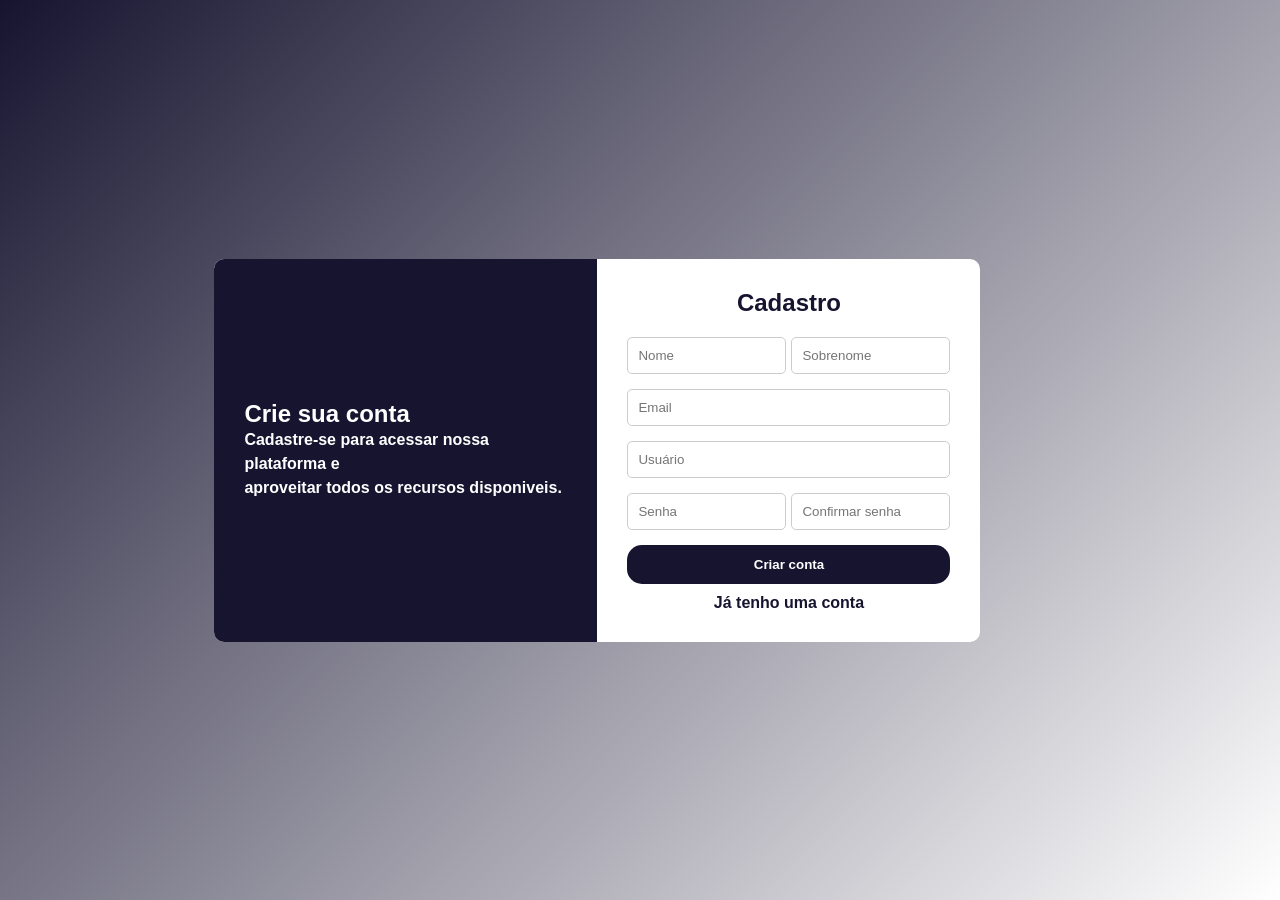
<file: cadastro.html>
<!DOCTYPE html>
<html lang="pt-br">

<head>
    <meta charset="UTF-8">
    <meta name="viewport" content="width=device-width, initial-scale=1.0">
    <link rel="stylesheet" href="cadastro.css">
    <title>Cadastro</title>
</head>

<body>

    <main>
        <div class="container">

            <div class="lado-esquerdo">
                <h2>Crie sua conta</h2>
                <p>Cadastre-se para acessar nossa plataforma e <br> aproveitar todos os recursos disponiveis.</p>
            </div>

            <div class="lado-direito">
                <h2>Cadastro</h2>

                <form action="">
                    <div class="row">
                        <div class="form-group">
                            <input type="text" placeholder="Nome" required>
                        </div>

                        <div class="form-group">
                            <input type="text" placeholder="Sobrenome" required>
                        </div>
                    </div>

                    <div class="form-group">
                        <input type="email" placeholder="Email" required>
                    </div>

                    <div class="form-group">
                        <input type="text" placeholder="Usuário" required>
                    </div>

                    <div class="row">
                        <div class="form-group">
                            <input type="password" placeholder="Senha" required>
                        </div>

                        <div class="form-group">
                            <input type="password" placeholder="Confirmar senha" required>
                        </div>
                    </div>

                        <button class="btn">Criar conta</button>

                </form>

                <div class="link">
                    <a href="entrar.html">Já tenho uma conta</a>
                </div>
            </div>
        </div>
    </main>

</body>

</html>
</file>
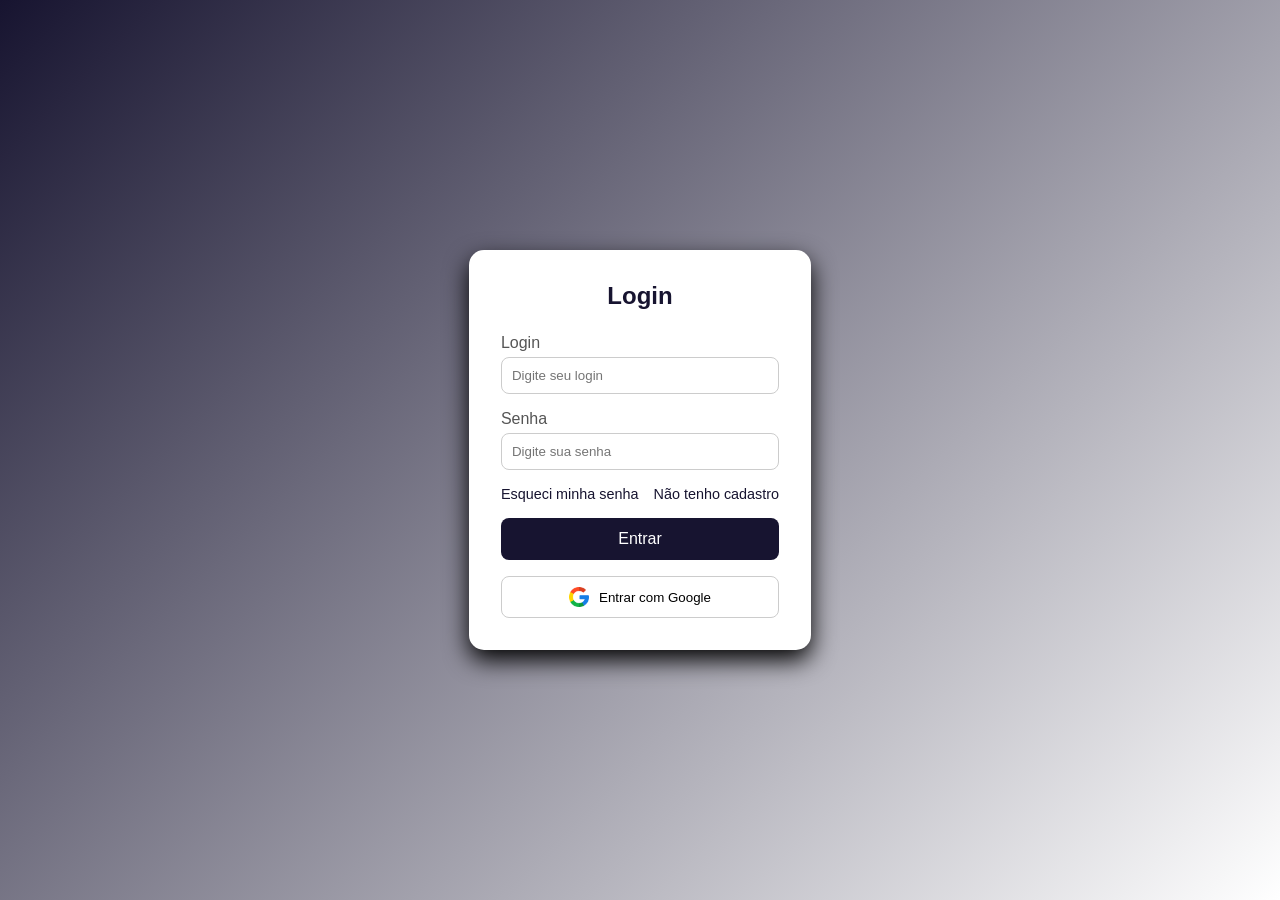
<file: entrar.html>
<!DOCTYPE html>
<html lang="pt-br">

<head>
  <meta charset="UTF-8">
  <meta name="viewport" content="width=device-width, initial-scale=1.0">
  <title>Faça seu Login</title>
  <link rel="stylesheet" href="entrar.css">
</head>

<body>
  <main>
    <div class="container">
      <h2>Login</h2>

         <!-- Inicio do form -->
      <form action="">
        <div class="input-group">
          <label for="email">Login</label>
          <input type="email" placeholder="Digite seu login" required>
        </div>

         <div class="input-group">
           <label for="senha">Senha</label>
           <input type="password" placeholder="Digite sua senha" required>
         </div>

         <div class="links">
            <a href="senha.html">Esqueci minha senha</a>
            <a href="cadastro.html">Não tenho cadastro</a>
         </div>

         <input type="submit" class="btn" value="Entrar">
         
      </form>
      <!-- Fim do form -->

      <button class="google-btn">
            <img src="img/google.png" alt="Icon Google">
            Entrar com Google
      </button>


    </div>
  </main>
</body>

</html>
</file>
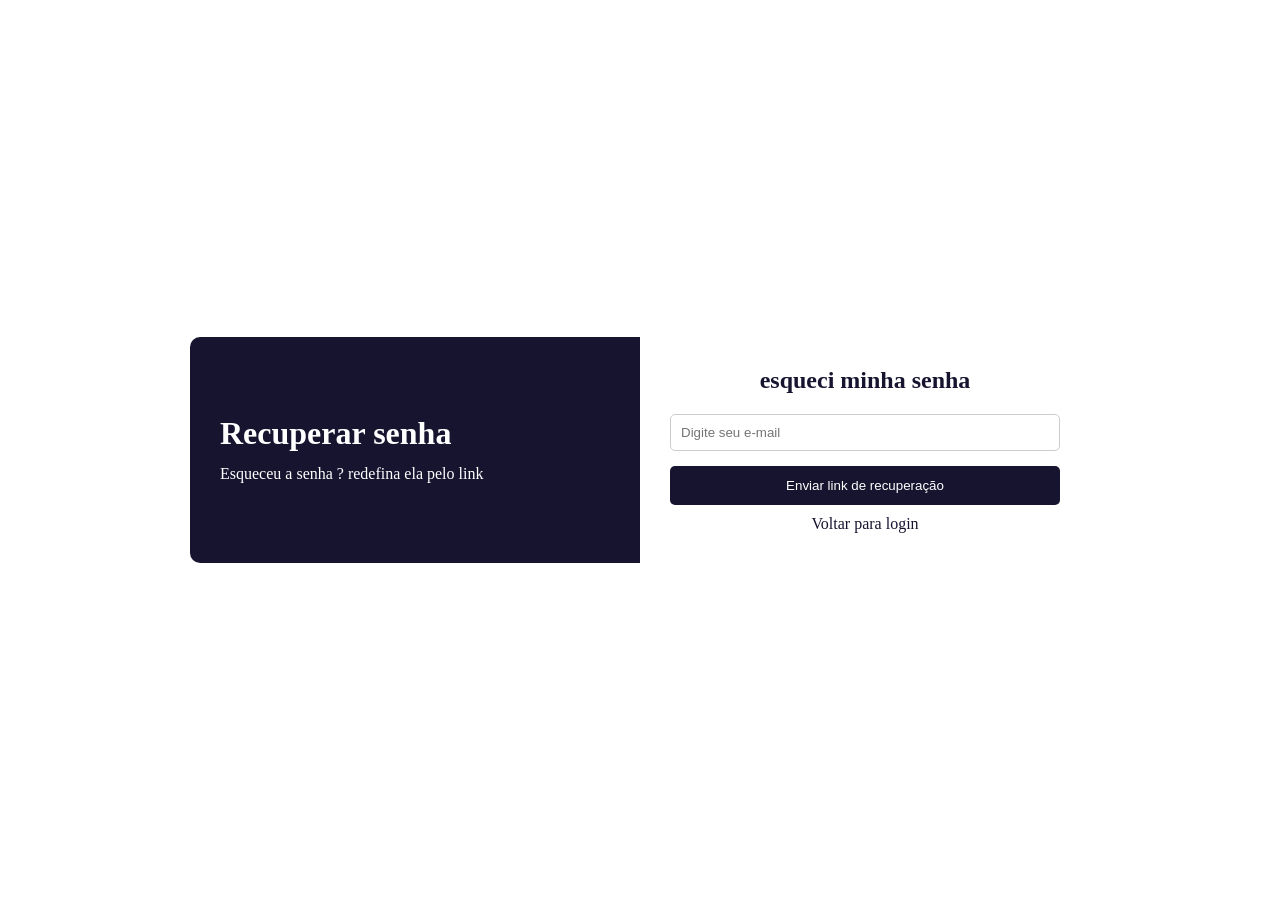
<file: senha.html>
<!DOCTYPE html>
<html lang="pt-br">

<head>
    <meta charset="UTF-8">
    <meta name="viewport" content="width=device-width, initial-scale=1.0">
    <title>esqueci senha</title>
    <link rel="stylesheet" href="senha.css">
</head>

<body>

    <!-- LADO ESQUERDO -->
    <div class="container">
        <div class="left">
            <h1>Recuperar senha</h1>
            <p>Esqueceu a senha ? redefina ela pelo link</p>
        </div>

        <!-- LADO DIREITO -->

        <div class="right">
            <h2>esqueci minha senha</h2>

            <form>
                <!-- CAMPO DE EMAIL -->
                <div class="form-group">
                    <input type="email" placeholder="Digite seu e-mail">
                </div>

                <!-- BOTÃO -->
                <button class="btn">Enviar link de recuperação</button>
            </form>

            <!-- LINKS -->
            <div class="links">
                <a href="entrar.html">Voltar para login</a>
            </div>

        </div>
        
    </div>
</body>
</html>
</file>
<file: cadastro.css>
* {
    margin: 0;
    padding: 0;
    box-sizing: border-box;
    font-family: Arial, Helvetica, sans-serif;
}

body {
    height: 100vh; /*para centralizar no centro da tela*/
    display: flex;
    align-items: center;
    justify-content: center;
    background: linear-gradient(135deg, #171430, white);
}

.container {
    display: flex;
    width: 90%;
    max-width: 900px;
    background-color: white;
    border-radius: 10px;
    overflow: hidden;
}

.lado-esquerdo {
    width: 50%;
    background-color: #171430;
    color: white;
    padding: 30px;
    display: flex;
    flex-direction: column;
    justify-content: center;
}

.lado-esquerdo h1 {
    margin-bottom: 10px; /*margim de cima*/
    font-weight: 700;
}

.lado-esquerdo p {
    line-height: 1.5;
    font-weight: 700;
}

/*lado do formulario*/
.lado-direito {
    width: 50%;
    padding: 30px;
}

.lado-direito h2 {
    text-align: center;
    margin-bottom: 20px;
    color: #171430;
}

/*campos do formulario*/

.form-group {
    margin-bottom: 15px;
}

.form-group input {
    width: 100%;
    padding: 10px;
    border: 1px solid #ccc;
    border-radius: 5px;
}

.row {
    display: flex;
    gap: 5px;
}

.row .form-group {
    width: 50%;
}

.btn {
    width: 100%;
    padding: 12px;
    border: none;
    background-color: #171430;
    border-radius: 15px;
    color: white;
    font-weight: 700;
    cursor: pointer;
    transition: 0.7s;
}

.btn:hover {
    background-color:  #cacacd;
    color: #171430;
    font-weight: 700;
}

.link {
    text-align: center;
    margin-top: 10px;
}

.link a {
    text-decoration: none;
    color: #171430;
    font-weight: 700;
}

.link a:hover {
    text-decoration: underline;
}

/* RESPONSIVIDADE */
@media (max-width: 768px) {
    .container {
      flex-direction: column; /* empilha no mobile */
    }
  
    .lado-esquerdo, .lado-direito {
      width: 100%; /* ocupa toda largura */
    }
  
    .row {
      flex-direction: column; /* campos ficam um embaixo do outro */
    }
  
    .row .form-group {
      width: 100%;
    }
  }
</file>
<file: entrar.css>
* {
    margin: 0;
    padding: 0;
    box-sizing: border-box;
    font-family: Arial, Helvetica, sans-serif;
  }
  
  body {
    height: 100vh; /*estamos dizendo ao body que queremos a altura completa (100%)*/
    display: flex;
    align-items: center;
    justify-content: center;
    background: linear-gradient(135deg, #171430, white);
  }
  
  .google-btn img {
    width: 20px;
  }
  
  .container {
    background-color: white;
    padding: 2rem;
    border-radius: 15px;
    width: 100%;
    max-width: 400px; /*Define a largura máxima do container em 400px*/
    box-shadow: 0 10px 25px black;
  }
  
  h2 {
    text-align: center;
    margin-bottom: 1.5rem;
    color: #171430;
  }
  
  .input-group {
    margin-bottom: 1rem;
  }
  
  .input-group label {
    display: block; /*Mantendo o comportamento do elemento em bloco ()*/
    margin-bottom: 5px;
    color: #555;
  }
  
  .input-group input {
    width: 100%;
    padding: 10px;
    border-radius: 8px;
    border: 1px solid #ccc;
    outline: none; /*Remove o contorno(borda externa) do elemento*/
    transition: 0.3s;
  }
  
  .input-group input:focus {
    border-color: #171430;
    box-shadow: 0 0 5px #555;
  }
  
  .links {
    display: flex;
    justify-content: space-between;
    gap: 15px;
    font-size: 0.9rem;
    margin-bottom: 1rem;
  }
  
  .links a {
    text-decoration: none;
    color: #171430;
  }
  
  .links a:hover {
    text-decoration: underline;
  }
  
  .btn {
    width: 100%;
    padding: 12px;
    border: none;
    border-radius: 8px;
    background-color: #171430;
    color: white;
    font-size: 1rem;
    cursor: pointer;
    transition: 0.3s;
  }
  
  .btn:hover {
    background-color: #bbb7e1;
    color: #171430;
  }
  
  .google-btn {
    display: flex;
    align-items: center;
    justify-content: center;
    gap: 10px;
    width: 100%;
    padding: 10px;
    border-radius: 8px;
    border: 1px solid #ccc;
    cursor: pointer;
    transition: 0.3s;
    background-color: white;
    margin-top: 1rem;
  }
  
  .google-btn:hover {
    background-color: #f5f5f5;
  }
  
  @media (max-width: 480px) {
    .container {
      padding: 1.5rem;
    }
  }
</file>
<file: senha.css>
*{
    margin: 0;
    padding: 0;
    box-sizing: border-box;
}

/*body da pagina*/
body{
    min-height: 100vh;
    display: flex;
    align-items: center;
    justify-content: center;
    background-color:linear-gradient(135deg, #171430, #7d7c7b) ;
}

/* CONTAINER PRINCIPAL */
.container{
    display: flex;
    width: 90%;
    max-width: 900px;
    background: white;
    border-radius: 10px;
    overflow: hidden;
}

 /* LADO ESQUERDO (INFORMAÇÃO) */
 .left{
    width: 50%;
    background:  #171430;
    color: white;
    padding: 30px;
    display: flex;
    flex-direction: column;
    justify-content: center;
 }

 .left h1{
    margin-bottom: 10px;
 }

 .left p{
    line-height: 1.5;
 }

 /* LADO DIREITO (FORMULÁRIO) */
 .right{
    width: 50%;
    padding: 30px;
 }

 .right h2{
    text-align: center;
    margin-bottom: 20px;
    color: #171430;
 }

  /* GRUPO DE INPUT */
  .form-group{
    margin-bottom: 15px;
  }

  .form-group input{
    width: 100%;
    padding: 10px;
    border: 1px solid #ccc;
    border-radius: 5px;
  }

   /* BOTÃO */
   .btn{
    width: 100%;
    padding: 12px;
    border: none;
    background: #171430;
    color: white;
    border-radius: 5px;
    cursor: pointer;
    transition: 0.8s;
   }

   .btn:hover{
    background: #777685;
   }

   /* LINKS */
   .links{
    text-align: center;
    margin-top: 10px;
   }

   .links a{
    color: #171430;
    text-decoration: none;
   }

   .links a:hover{
    text-decoration: none;
   }

   /* RESPONSIVIDADE */
   @media (max-width: 768px) {
    .container{
        flex-direction: column;
    }

    .left, .right{
        width: 100%;
    }
   }
</file>
